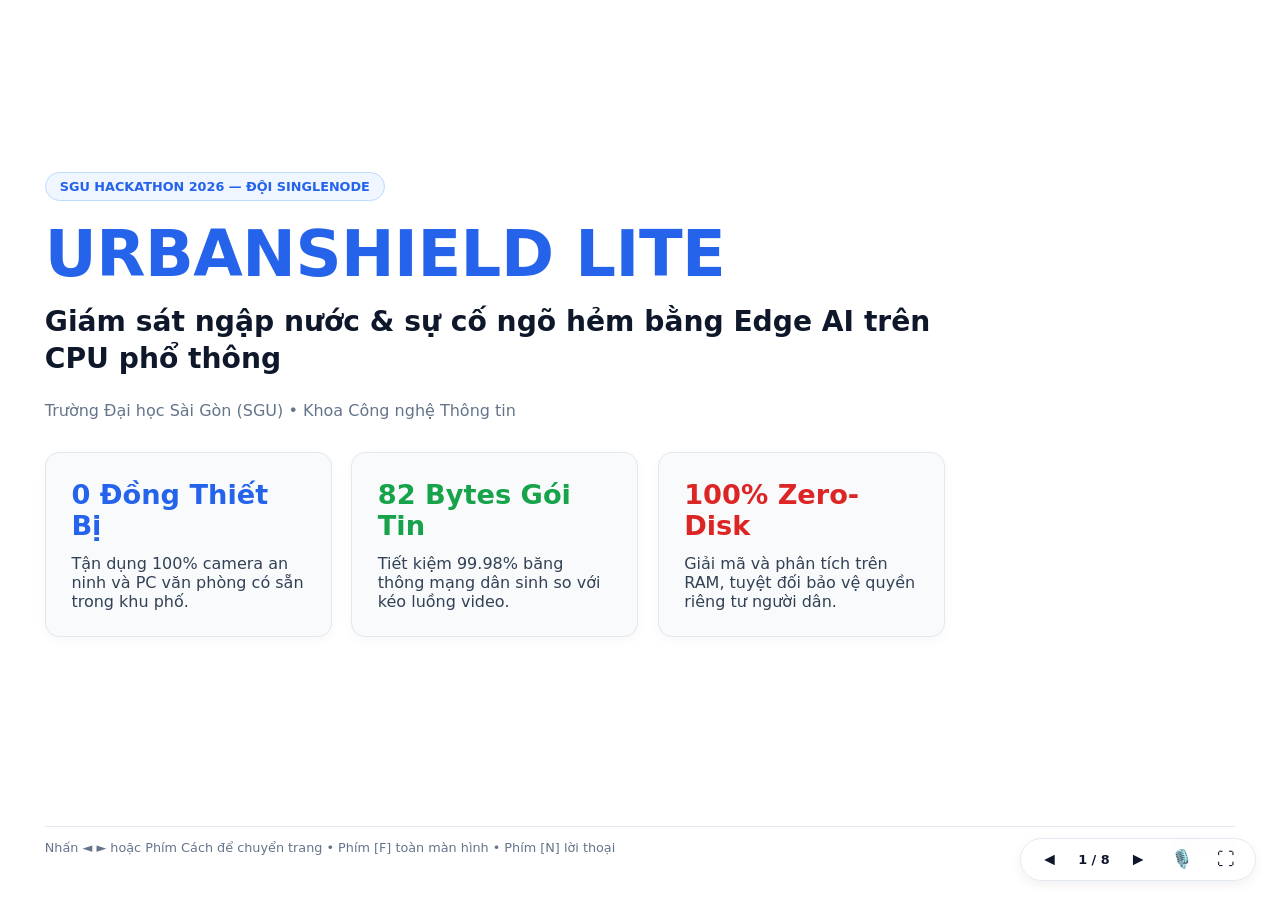
<file: docs/slides.html>
<!DOCTYPE html>
<html lang="vi">
<head>
  <meta charset="UTF-8">
  <meta name="viewport" content="width=device-width, initial-scale=1.0">
  <title>UrbanShield Lite — Slide Thuyết Trình Hackathon SGU 2026</title>
  <style>
    :root {
      --bg-primary: #ffffff;
      --bg-card: #f8fafc;
      --border-card: #e2e8f0;
      --text-title: #0f172a;
      --text-body: #334155;
      --text-muted: #64748b;
      --accent-blue: #2563eb;
      --accent-red: #dc2626;
      --accent-green: #16a34a;
      
      --slide-padding: clamp(1.2rem, 3.5vw, 3.5rem);
      --title-size: clamp(1.6rem, 3.5vw, 2.6rem);
      --h2-size: clamp(1.2rem, 2.4vw, 1.7rem);
      --body-size: clamp(0.85rem, 1.25vw, 1.05rem);
      --small-size: clamp(0.75rem, 1vw, 0.9rem);
    }

    * { margin: 0; padding: 0; box-sizing: border-box; }

    html, body {
      width: 100vw;
      height: 100vh;
      height: 100dvh;
      overflow: hidden;
      font-family: 'Segoe UI', system-ui, -apple-system, sans-serif;
      background: var(--bg-primary);
      color: var(--text-body);
    }

    /* Container holding all slides */
    .slides-container {
      width: 100vw;
      height: 100vh;
      height: 100dvh;
      position: relative;
    }

    .slide {
      width: 100%;
      height: 100%;
      position: absolute;
      top: 0;
      left: 0;
      opacity: 0;
      pointer-events: none;
      transition: opacity 0.4s ease, transform 0.4s ease;
      transform: scale(0.98);
      display: flex;
      flex-direction: column;
      justify-content: space-between;
      padding: var(--slide-padding);
      overflow: hidden;
      background: var(--bg-primary);
    }

    .slide.active {
      opacity: 1;
      pointer-events: auto;
      transform: scale(1);
      z-index: 2;
    }

    /* Header */
    .slide-header {
      margin-bottom: clamp(0.5rem, 1.5vh, 1.2rem);
    }
    .kicker {
      font-size: var(--small-size);
      font-weight: 700;
      color: var(--accent-blue);
      text-transform: uppercase;
      letter-spacing: 1.5px;
      margin-bottom: 4px;
    }
    .slide-title {
      font-size: var(--title-size);
      font-weight: 800;
      color: var(--text-title);
      line-height: 1.2;
    }

    /* Body Layouts */
    .slide-body {
      flex: 1;
      display: flex;
      flex-direction: column;
      justify-content: center;
      max-height: 80vh;
    }

    .grid-2 {
      display: grid;
      grid-template-columns: 1fr 1fr;
      gap: clamp(1rem, 2vw, 2rem);
      height: 100%;
      align-items: stretch;
    }

    .grid-3 {
      display: grid;
      grid-template-columns: repeat(3, 1fr);
      gap: clamp(0.8rem, 1.5vw, 1.5rem);
      height: 100%;
      align-items: stretch;
    }

    /* White Minimalist Cards */
    .card {
      background: var(--bg-card);
      border: 1.5px solid var(--border-card);
      border-radius: 14px;
      padding: clamp(1rem, 2vw, 1.8rem);
      display: flex;
      flex-direction: column;
      justify-content: flex-start;
      box-shadow: 0 4px 12px rgba(15, 23, 42, 0.03);
    }
    .card-title {
      font-size: var(--h2-size);
      font-weight: 700;
      color: var(--text-title);
      margin-bottom: 0.8rem;
      display: flex;
      align-items: center;
      gap: 8px;
    }
    .card-title.blue { color: var(--accent-blue); }
    .card-title.red { color: var(--accent-red); }
    .card-title.green { color: var(--accent-green); }

    .card ul {
      list-style: none;
      display: flex;
      flex-direction: column;
      gap: clamp(0.4rem, 1.2vh, 0.8rem);
    }
    .card li {
      font-size: var(--body-size);
      line-height: 1.45;
      color: var(--text-body);
      position: relative;
      padding-left: 18px;
    }
    .card li::before {
      content: "•";
      position: absolute;
      left: 0;
      color: var(--accent-blue);
      font-weight: bold;
      font-size: 1.2em;
    }
    .card li strong {
      color: var(--text-title);
    }

    /* Cover Slide */
    .cover-content {
      display: flex;
      flex-direction: column;
      justify-content: center;
      align-items: flex-start;
      height: 100%;
      max-width: 900px;
    }
    .hero-badge {
      display: inline-block;
      padding: 6px 14px;
      background: #eff6ff;
      border: 1px solid #bfdbfe;
      color: var(--accent-blue);
      font-weight: 700;
      font-size: var(--small-size);
      border-radius: 999px;
      margin-bottom: 1rem;
    }
    .hero-title {
      font-size: clamp(2.2rem, 5vw, 4rem);
      font-weight: 900;
      color: var(--accent-blue);
      letter-spacing: -0.5px;
      margin-bottom: 0.8rem;
    }
    .hero-subtitle {
      font-size: clamp(1.2rem, 2.2vw, 1.8rem);
      color: var(--text-title);
      font-weight: 600;
      line-height: 1.3;
      margin-bottom: 1.5rem;
    }
    .hero-meta {
      font-size: var(--body-size);
      color: var(--text-muted);
      margin-bottom: 2rem;
    }

    /* Bottom Status & Controls */
    .slide-footer {
      display: flex;
      justify-content: space-between;
      align-items: center;
      padding-top: 0.8rem;
      border-top: 1px solid var(--border-card);
      font-size: var(--small-size);
      color: var(--text-muted);
    }

    /* Floating Navigation Controls */
    .nav-controls {
      position: fixed;
      bottom: 1.2rem;
      right: 1.5rem;
      display: flex;
      align-items: center;
      gap: 8px;
      z-index: 100;
      background: rgba(255, 255, 255, 0.9);
      backdrop-filter: blur(8px);
      padding: 6px 12px;
      border-radius: 999px;
      border: 1px solid var(--border-card);
      box-shadow: 0 4px 12px rgba(0,0,0,0.06);
    }
    .nav-btn {
      background: none;
      border: none;
      font-size: 1.1rem;
      cursor: pointer;
      padding: 4px 8px;
      color: var(--text-title);
      border-radius: 6px;
      transition: background 0.2s;
    }
    .nav-btn:hover {
      background: var(--bg-card);
    }
    .page-indicator {
      font-size: var(--small-size);
      font-weight: 700;
      color: var(--text-title);
      padding: 0 4px;
    }

    /* Speaker Notes Drawer (Press 'N') */
    .speaker-drawer {
      position: fixed;
      bottom: 0;
      left: 0;
      width: 100vw;
      background: #0f172a;
      color: #f8fafc;
      padding: 1.2rem var(--slide-padding);
      font-size: var(--body-size);
      line-height: 1.5;
      transform: translateY(100%);
      transition: transform 0.3s ease;
      z-index: 200;
      border-top: 3px solid var(--accent-blue);
    }
    .speaker-drawer.open {
      transform: translateY(0);
    }
    .speaker-drawer .header-tag {
      font-size: 0.75rem;
      text-transform: uppercase;
      color: #93c5fd;
      font-weight: bold;
      margin-bottom: 4px;
    }
  </style>
</head>
<body>

  <div class="slides-container">

    <!-- SLIDE 1 -->
    <section class="slide active" data-notes="Chào Thầy Cô và các bạn, em là Phát đến từ đội SingleNode. Hôm nay nhóm em xin giới thiệu dự án UrbanShield Lite — giải pháp ứng dụng trí tuệ nhân tạo tại chỗ trên các máy tính văn phòng phổ thông, nhằm bảo vệ bà con trong những con đường nhỏ và ngõ hẻm hay bị ngập nước và tai nạn tại TP.HCM.">
      <div class="slide-body">
        <div class="cover-content">
          <span class="hero-badge">SGU HACKATHON 2026 — ĐỘI SINGLENODE</span>
          <h1 class="hero-title">URBANSHIELD LITE</h1>
          <p class="hero-subtitle">Giám sát ngập nước & sự cố ngõ hẻm bằng Edge AI trên CPU phổ thông</p>
          <p class="hero-meta">Trường Đại học Sài Gòn (SGU) • Khoa Công nghệ Thông tin</p>
          <div class="grid-3" style="width: 100%; height: auto;">
            <div class="card">
              <div class="card-title blue">0 Đồng Thiết Bị</div>
              <p>Tận dụng 100% camera an ninh và PC văn phòng có sẵn trong khu phố.</p>
            </div>
            <div class="card">
              <div class="card-title green">82 Bytes Gói Tin</div>
              <p>Tiết kiệm 99.98% băng thông mạng dân sinh so với kéo luồng video.</p>
            </div>
            <div class="card">
              <div class="card-title red">100% Zero-Disk</div>
              <p>Giải mã và phân tích trên RAM, tuyệt đối bảo vệ quyền riêng tư người dân.</p>
            </div>
          </div>
        </div>
      </div>
      <div class="slide-footer">
        <span>Nhấn ◄ ► hoặc Phím Cách để chuyển trang • Phím [F] toàn màn hình • Phím [N] lời thoại</span>
        <span>Slide 1 / 8</span>
      </div>
    </section>

    <!-- SLIDE 2 -->
    <section class="slide" data-notes="Thực tế mỗi khi mùa mưa đến, nỗi khổ lớn nhất của bà con lao động là đi làm về gặp hẻm ngập nước khiến xe máy chết máy, hoặc trượt ngã trong hẻm vắng mà không ai hay biết. Nhưng để lắp đặt hệ thống cảnh báo thì gặp rào cản lớn: mua camera chuyên dụng thì quá đắt đỏ, cảm biến dưới cống thì dễ bị rác nghẹt, còn nếu dùng camera thường kéo video liên tục về máy chủ thì lại làm nghẽn toàn bộ đường truyền mạng của khu phố.">
      <div class="slide-header">
        <div class="kicker">THỰC TRẠNG & NỖI ĐAU DÂN SINH</div>
        <h2 class="slide-title">Ngõ Hẻm Mùa Mưa Bão & Rào Cản Hạ Tầng Địa Phương</h2>
      </div>
      <div class="slide-body">
        <div class="grid-2">
          <div class="card">
            <div class="card-title red">Nỗi đau dân sinh thực tế</div>
            <ul>
              <li><strong>Xe máy chết máy dắt bộ:</strong> Triều cường dâng cao 20–30cm, bà con đi làm về không biết trước, hàng loạt xe chết máy giữa đêm mưa.</li>
              <li><strong>Tai nạn trơn trượt khó phát hiện:</strong> Mặt đường ngập che mất ổ gà làm trượt ngã xe trong hẻm vắng, không được phát hiện kịp thời để giúp đỡ.</li>
              <li><strong>Lực lượng cơ sở mỏng:</strong> Dân quân và tổ dân phố không thể túc trực đi tuần hàng ngàn ngõ hẻm cùng lúc khi bão đổ bộ.</li>
            </ul>
          </div>
          <div class="card">
            <div class="card-title">3 Rào cản công nghệ ở địa phương</div>
            <ul>
              <li><strong>Camera chuyên dụng đo ngập:</strong> Giá thành quá đắt đỏ, ngân sách khu phố không thể mua sắm đại trà.</li>
              <li><strong>Cảm biến siêu âm dưới cống:</strong> Nhanh chóng bị rác thải, bùn đất bám nghẹt, dẫn đến báo số liệu sai.</li>
              <li><strong>Hạ tầng mạng dân sinh yếu:</strong> Kéo luồng video liên tục về máy chủ trung tâm sẽ làm nghẽn toàn bộ đường truyền mạng trong khu phố.</li>
            </ul>
          </div>
        </div>
      </div>
      <div class="slide-footer">
        <span>UrbanShield Lite — Đội SingleNode</span>
        <span>Slide 2 / 8</span>
      </div>
    </section>

    <!-- SLIDE 3 -->
    <section class="slide" data-notes="Để giải quyết triệt để bài toán này, nhóm em chọn cách tiếp cận: Phân tích tại chỗ ngay tại máy tính khu phố. Chúng em tận dụng luôn những camera an ninh đã có sẵn, gắn vào máy tính văn phòng phổ thông không cần card màn hình. Quy trình rất đơn giản: camera truyền hình ảnh về máy tính, máy tính tự phân tích mức nước và tai nạn, và chỉ khi có sự cố thì mới gửi một mẩu tin cảnh báo đi.">
      <div class="slide-header">
        <div class="kicker">GIẢI PHÁP KỸ THUẬT TẠI BIÊN</div>
        <h2 class="slide-title">Biến Camera Sẵn Có Thành Trạm Cảnh Báo Thông Minh (Edge AI)</h2>
      </div>
      <div class="slide-body">
        <div class="grid-3">
          <div class="card">
            <div class="card-title blue">1. THU NHẬN HÌNH ẢNH</div>
            <ul>
              <li>Tận dụng camera an ninh sẵn có trong hẻm.</li>
              <li>Truyền luồng video qua mạng nội bộ khu phố.</li>
              <li>Không tốn chi phí mua camera mới (<strong>0 đồng</strong>).</li>
            </ul>
          </div>
          <div class="card">
            <div class="card-title blue">2. PHÂN TÍCH TẠI CHỖ (CPU)</div>
            <ul>
              <li>Chạy trên CPU máy tính văn phòng phổ thông.</li>
              <li>Mô hình YOLOv8-nano gọn nhẹ + Toán hình học.</li>
              <li>Đo mực nước ngập & phát hiện ngã xe bất động.</li>
            </ul>
          </div>
          <div class="card">
            <div class="card-title green">3. CẢNH BÁO TỨC THÌ</div>
            <ul>
              <li>Chỉ gửi mẩu tin JSON siêu nhẹ <strong>82 Bytes</strong>.</li>
              <li>Tự động xuất Text Report gửi Telegram cứu hộ.</li>
              <li>Bản đồ số WebGIS đổi màu theo thời gian thực.</li>
            </ul>
          </div>
        </div>
      </div>
      <div class="slide-footer">
        <span>UrbanShield Lite — Đội SingleNode</span>
        <span>Slide 3 / 8</span>
      </div>
    </section>

    <!-- SLIDE 4 -->
    <section class="slide" data-notes="Về kỹ thuật, nhóm em không dùng cảm biến dưới cống mà dùng chính chiếc xe máy làm thước đo. Đường kính bánh xe máy phổ thông ở Việt Nam luôn là 50cm. Máy tính sẽ dò mép nước cắt ngang bánh xe để tính ra độ sâu ngập chính xác từng centimet. Còn với sự cố ngã xe, hệ thống có bộ đếm bất động 5 giây: nếu người dân tự đứng dậy được hoặc dừng xe chờ đèn đỏ thì máy tự hủy theo dõi; chỉ khi nạn nhân nằm im quá 5 giây thì chuông báo động cứu hộ mới reo.">
      <div class="slide-header">
        <div class="kicker">THUẬT TOÁN THỊ GIÁC MÁY TÍNH</div>
        <h2 class="slide-title">Hai Thuật Toán Cốt Lõi: Chính Xác & Chống Báo Động Giả</h2>
      </div>
      <div class="slide-body">
        <div class="grid-2">
          <div class="card">
            <div class="card-title blue">1. Đo ngập hình học qua bánh xe máy 50cm</div>
            <ul>
              <li><strong>Vật chuẩn bất biến:</strong> Bánh xe máy phổ thông tại Việt Nam luôn có đường kính chuẩn xác là 50 cm.</li>
              <li><strong>Đạo hàm Sobel mép nước:</strong> Lấy phần thân xe trên cạn làm mốc, quét tìm đường viền cắt của mặt nước trên lốp xe để tính ra độ sâu ngập.</li>
              <li><strong>Thích ứng ban đêm (CLAHE):</strong> Tự động cân bằng sáng thích ứng khi trời mưa đêm hoặc ánh đèn hắt bóng nước.</li>
            </ul>
          </div>
          <div class="card">
            <div class="card-title red">2. Bộ đếm bất động 5 giây chống báo nhầm</div>
            <ul>
              <li><strong>Lọc người dừng xe:</strong> Người ngồi trên xe máy dựng đứng dừng chờ đèn đỏ sẽ tự động bị loại trừ nhờ bộ lọc không gian (Seated-Rider Filter).</li>
              <li><strong>Loại bỏ cúi nhặt đồ:</strong> Người đi bộ cúi xuống nhặt đồ hoặc dắt xe rồi đứng dậy trước 5 giây sẽ tự hủy bộ đếm.</li>
              <li><strong>Chốt cảnh báo nguy hiểm:</strong> Chỉ kích hoạt cảnh báo cứu hộ khi nạn nhân hoặc xe nằm bất động liên tục trên 5.0 giây.</li>
            </ul>
          </div>
        </div>
      </div>
      <div class="slide-footer">
        <span>UrbanShield Lite — Đội SingleNode</span>
        <span>Slide 4 / 8</span>
      </div>
    </section>

    <!-- SLIDE 5 -->
    <section class="slide" data-notes="Thay vì kéo video liên tục về máy chủ làm tốn khoảng 450MB mỗi giờ và nghẽn mạng hẻm, máy tính của chúng em xử lý xong thì chỉ gửi đi một mẩu tin dữ liệu vỏn vẹn 82 Bytes. Nhờ mẩu tin gọn nhẹ này, hệ thống tiết kiệm hơn 99.98% băng thông mạng, mưa bão sóng yếu vẫn gửi tin tốt. Mẩu tin này tự động chuyển thành bản tin Telegram gửi thẳng cho các chú dân quân đang đi tuần ngoài mưa.">
      <div class="slide-header">
        <div class="kicker">ĐỘT PHÁ BĂNG THÔNG MẠNG</div>
        <h2 class="slide-title">Mẩu Tin 82 Bytes (< 150B) & Báo Cáo Văn Bản Mộc Mạc</h2>
      </div>
      <div class="slide-body">
        <div class="grid-2">
          <div class="card">
            <div class="card-title green">Tiết kiệm 99.98% băng thông mạng</div>
            <ul>
              <li><strong>Kéo video về server:</strong> Tiêu tốn ~450 MB mỗi giờ / camera, làm nghẽn toàn bộ đường truyền internet trong hẻm.</li>
              <li><strong>UrbanShield Lite tại chỗ:</strong> Bình thường tiêu thụ <strong>0 Byte</strong> mạng. Chỉ gửi mẩu tin khi phát hiện sự cố.</li>
              <li><strong>Kích thước mẩu tin:</strong> Đúng <strong>82 Bytes</strong> (gói tin JSON Minimal API), chưa bằng một tin nhắn SMS.</li>
              <li><strong>Chống chọi giông bão:</strong> Sóng di động 2G/3G chập chờn khi mưa to gió lớn vẫn gửi tin cứu hộ trót lọt.</li>
            </ul>
          </div>
          <div class="card">
            <div class="card-title blue">Bản tin Telegram cho lực lượng cứu hộ</div>
            <ul>
              <li><strong>Mẫu A - Cảnh báo tức thời:</strong> Tự động bung mẩu tin 82 Bytes thành tin nhắn Telegram gửi dân quân chỉ sau 1.5 giây.</li>
              <li><strong>Thông tin thực chiến:</strong> Vị trí ngõ hẻm cụ thể, tọa độ GPS và hướng dẫn phân luồng xe máy tránh ngập sâu.</li>
              <li><strong>Mẫu B - Bản tin ca trực:</strong> Báo cáo tổng hợp số đợt ngập triều, đỉnh triều và sự cố ngã xe trong ca trực cho tổ trưởng dân phố.</li>
            </ul>
          </div>
        </div>
      </div>
      <div class="slide-footer">
        <span>UrbanShield Lite — Đội SingleNode</span>
        <span>Slide 5 / 8</span>
      </div>
    </section>

    <!-- SLIDE 6 -->
    <section class="slide" data-notes="Hệ thống chạy rất nhẹ nhàng trên CPU phổ thông với tốc độ 28.5 khung hình/giây và chỉ tốn hơn 400MB RAM. Đặc biệt, để bảo vệ quyền riêng tư cho người dân trong ngõ hẻm, toàn bộ video chỉ giải mã trên bộ nhớ RAM rồi tự giải phóng ngay sau đó. Hệ thống cam kết không lưu bất kỳ hình ảnh hay video nào xuống ổ cứng.">
      <div class="slide-header">
        <div class="kicker">KIẾN TRÚC HỆ THỐNG & BẢO MẬT</div>
        <h2 class="slide-title">Vận Hành Bền Bỉ Trên CPU & Cam Kết Zero-Disk</h2>
      </div>
      <div class="slide-body">
        <div class="grid-3">
          <div class="card">
            <div class="card-title">TỐI ƯU HIỆU NĂNG CPU</div>
            <ul>
              <li>Tốc độ xử lý: <strong>28.5 FPS</strong> mượt mà.</li>
              <li>Độ trễ suy luận: <strong>25.1 ms</strong> / khung hình.</li>
              <li>Mức tiêu thụ RAM: <strong>~412 MB</strong> ổn định.</li>
              <li>Không cần card đồ họa GPU đắt đỏ.</li>
            </ul>
          </div>
          <div class="card">
            <div class="card-title red">QUYỀN RIÊNG TƯ (ZERO-DISK)</div>
            <ul>
              <li>Khung hình video chỉ nạp vào bộ nhớ RAM.</li>
              <li>Tự động giải phóng ngay sau khi AI phân tích.</li>
              <li><strong>0 file ảnh, 0 file video</strong> lưu ổ đĩa.</li>
              <li>Bảo vệ triệt để quyền riêng tư người dân.</li>
            </ul>
          </div>
          <div class="card">
            <div class="card-title blue">SQLITE CHẾ ĐỘ WAL</div>
            <ul>
              <li>Ghi sự cố và đọc API phân trang song song.</li>
              <li>Lưu hàng đợi ngoại tuyến khi rớt mạng.</li>
              <li>Tự dọn dẹp sự cố cũ sau 90 ngày.</li>
              <li>Chống tràn bộ nhớ ổ đĩa máy tính.</li>
            </ul>
          </div>
        </div>
      </div>
      <div class="slide-footer">
        <span>UrbanShield Lite — Đội SingleNode</span>
        <span>Slide 6 / 8</span>
      </div>
    </section>

    <!-- SLIDE 7 -->
    <section class="slide" data-notes="Nhóm em tuân thủ nghiêm ngặt tính liêm chính học thuật: toàn bộ 19 bài kiểm thử tự động đều vượt qua thành công. Số liệu đo lường đều được trích xuất từ các video ngập nước thực tế tại TP.HCM. Ở những tình huống không có xe máy chạy qua làm mốc đo, hệ thống thẳng thắn báo không đo được chứ tuyệt đối không dùng dữ liệu giả để làm đẹp kết quả.">
      <div class="slide-header">
        <div class="kicker">KIỂM CHỨNG THỰC CHỨNG & MINH BẠCH</div>
        <h2 class="slide-title">19/19 Bài Pytest Đạt Tuyệt Đối & Trung Thực Khoa Học</h2>
      </div>
      <div class="slide-body">
        <div class="grid-2">
          <div class="card">
            <div class="card-title green">19/19 Bài kiểm thử tự động (Pytest Pass)</div>
            <ul>
              <li><strong>Kiểm thử đo ngập:</strong> Đo chính xác 3 mức ngập qua bánh xe 50cm và kiểm tra thích ứng ban đêm với CLAHE.</li>
              <li><strong>Kiểm thử ngã xe:</strong> Lọc bỏ người cúi nhặt đồ và xe dừng đèn đỏ &lt; 5s; kích hoạt đúng khi nằm im &ge; 5s.</li>
              <li><strong>Kiểm thử API & Dữ liệu:</strong> Gói tin &lt; 150 Bytes, GeoJSON đổi màu, phân trang SQLite và sao lưu nóng an toàn.</li>
            </ul>
          </div>
          <div class="card">
            <div class="card-title">Liêm chính học thuật (Zero Fake Data)</div>
            <ul>
              <li><strong>Dữ liệu thực tế:</strong> Đo đạc trên tập video ngập lụt thực tế tại TP.HCM đối chiếu với bảng nhãn labels.csv.</li>
              <li><strong>Dám nhận giới hạn:</strong> Ở video hẻm ngập sâu không có xe máy chạy qua làm mốc, hệ thống trung thực báo không đo được (0.0cm) thay vì ngụy tạo kết quả.</li>
              <li><strong>Khả năng tái lập:</strong> Bất kỳ ai cũng có thể chạy lệnh pytest tests/ -v trực tiếp trên terminal để kiểm chứng.</li>
            </ul>
          </div>
        </div>
      </div>
      <div class="slide-footer">
        <span>UrbanShield Lite — Đội SingleNode</span>
        <span>Slide 7 / 8</span>
      </div>
    </section>

    <!-- SLIDE 8 -->
    <section class="slide" data-notes="Với việc tận dụng camera và máy tính sẵn có ở địa phương, UrbanShield Lite có thể triển khai ngay ngày mai mà không cần chờ ngân sách đầu tư tốn kém. Nhóm em hy vọng giải pháp nhỏ bé này sẽ giúp bà con lao động đi làm về không còn cảnh dắt xe chết máy trong đêm mưa, và người gặp nạn trong hẻm vắng luôn được phát hiện và giúp đỡ kịp thời. Em xin chân thành cảm ơn Thầy Cô và các bạn!">
      <div class="slide-header">
        <div class="kicker">KHẢ NĂNG ỨNG DỤNG & KẾT LUẬN</div>
        <h2 class="slide-title">Sẵn Sàng Triển Khai Ngay Vì Sự An Toàn Ngõ Hẻm</h2>
      </div>
      <div class="slide-body">
        <div class="grid-3">
          <div class="card">
            <div class="card-title blue">LỰC LƯỢNG CỨU HỘ</div>
            <ul>
              <li>Nhận tin Telegram sau 1.5 giây.</li>
              <li>Nắm bắt vị trí ngập và tai nạn kịp thời.</li>
              <li>Chủ động phân luồng xe máy từ xa.</li>
              <li>Cứu giúp người gặp nạn giữa đêm mưa.</li>
            </ul>
          </div>
          <div class="card">
            <div class="card-title green">BÀ CON LAO ĐỘNG</div>
            <ul>
              <li>Xem trực tiếp bản đồ WebGIS trên điện thoại.</li>
              <li>Biết trước các con hẻm ngập sâu để tránh.</li>
              <li>Giảm thiểu tình trạng xe chết máy dắt bộ.</li>
              <li>An tâm khi đi làm về lúc triều cường.</li>
            </ul>
          </div>
          <div class="card">
            <div class="card-title">CHÍNH QUYỀN ĐỊA PHƯƠNG</div>
            <ul>
              <li>Triển khai ngay với chi phí thiết bị <strong>0 đồng</strong>.</li>
              <li>Tận dụng máy tính & camera hiện có.</li>
              <li>Không sợ rác nghẹt làm hỏng cảm biến.</li>
              <li>Dễ dàng mở rộng ra toàn bộ các phường.</li>
            </ul>
          </div>
        </div>
      </div>
      <div class="slide-footer">
        <span>UrbanShield Lite — Đội SingleNode</span>
        <span>Slide 8 / 8</span>
      </div>
    </section>

  </div>

  <!-- Floating Nav Controls -->
  <div class="nav-controls">
    <button class="nav-btn" id="prevBtn" title="Slide trước (◄)">◄</button>
    <span class="page-indicator" id="pageIndicator">1 / 8</span>
    <button class="nav-btn" id="nextBtn" title="Slide sau (►)">►</button>
    <button class="nav-btn" id="notesBtn" title="Bật/Tắt Lời thoại thuyết trình (N)">🎙️</button>
    <button class="nav-btn" id="fsBtn" title="Toàn màn hình (F)">⛶</button>
  </div>

  <!-- Speaker Notes Drawer -->
  <div class="speaker-drawer" id="speakerDrawer">
    <div class="header-tag">🎙️ LỜI THOẠI THUYẾT TRÌNH (SPEAKER NOTES - NHẤN 'N' ĐỂ ĐÓNG/MỞ)</div>
    <div id="notesContent">...</div>
  </div>

  <script>
    const slides = document.querySelectorAll('.slide');
    const indicator = document.getElementById('pageIndicator');
    const prevBtn = document.getElementById('prevBtn');
    const nextBtn = document.getElementById('nextBtn');
    const notesBtn = document.getElementById('notesBtn');
    const fsBtn = document.getElementById('fsBtn');
    const drawer = document.getElementById('speakerDrawer');
    const notesContent = document.getElementById('notesContent');

    let currentSlide = 0;

    function showSlide(index) {
      if (index < 0) index = 0;
      if (index >= slides.length) index = slides.length - 1;
      
      slides.forEach((s, i) => {
        s.classList.toggle('active', i === index);
      });

      currentSlide = index;
      indicator.textContent = `${currentSlide + 1} / ${slides.length}`;
      notesContent.textContent = slides[currentSlide].getAttribute('data-notes') || '';
    }

    function nextSlide() { showSlide(currentSlide + 1); }
    function prevSlide() { showSlide(currentSlide - 1); }

    function toggleNotes() {
      drawer.classList.toggle('open');
    }

    function toggleFullscreen() {
      if (!document.fullscreenElement) {
        document.documentElement.requestFullscreen().catch(() => {});
      } else {
        document.exitFullscreen().catch(() => {});
      }
    }

    nextBtn.addEventListener('click', nextSlide);
    prevBtn.addEventListener('click', prevSlide);
    notesBtn.addEventListener('click', toggleNotes);
    fsBtn.addEventListener('click', toggleFullscreen);

    // Keyboard navigation
    window.addEventListener('keydown', (e) => {
      if (e.key === 'ArrowRight' || e.key === ' ' || e.key === 'PageDown') {
        nextSlide();
      } else if (e.key === 'ArrowLeft' || e.key === 'PageUp') {
        prevSlide();
      } else if (e.key.toLowerCase() === 'n') {
        toggleNotes();
      } else if (e.key.toLowerCase() === 'f') {
        toggleFullscreen();
      }
    });

    // Touch swipe support for tablet/mobile
    let touchStartX = 0;
    window.addEventListener('touchstart', e => { touchStartX = e.touches[0].clientX; });
    window.addEventListener('touchend', e => {
      const diff = e.changedTouches[0].clientX - touchStartX;
      if (diff < -50) nextSlide();
      if (diff > 50) prevSlide();
    });

    // Init
    showSlide(0);
  </script>
</body>
</html>
</file>
